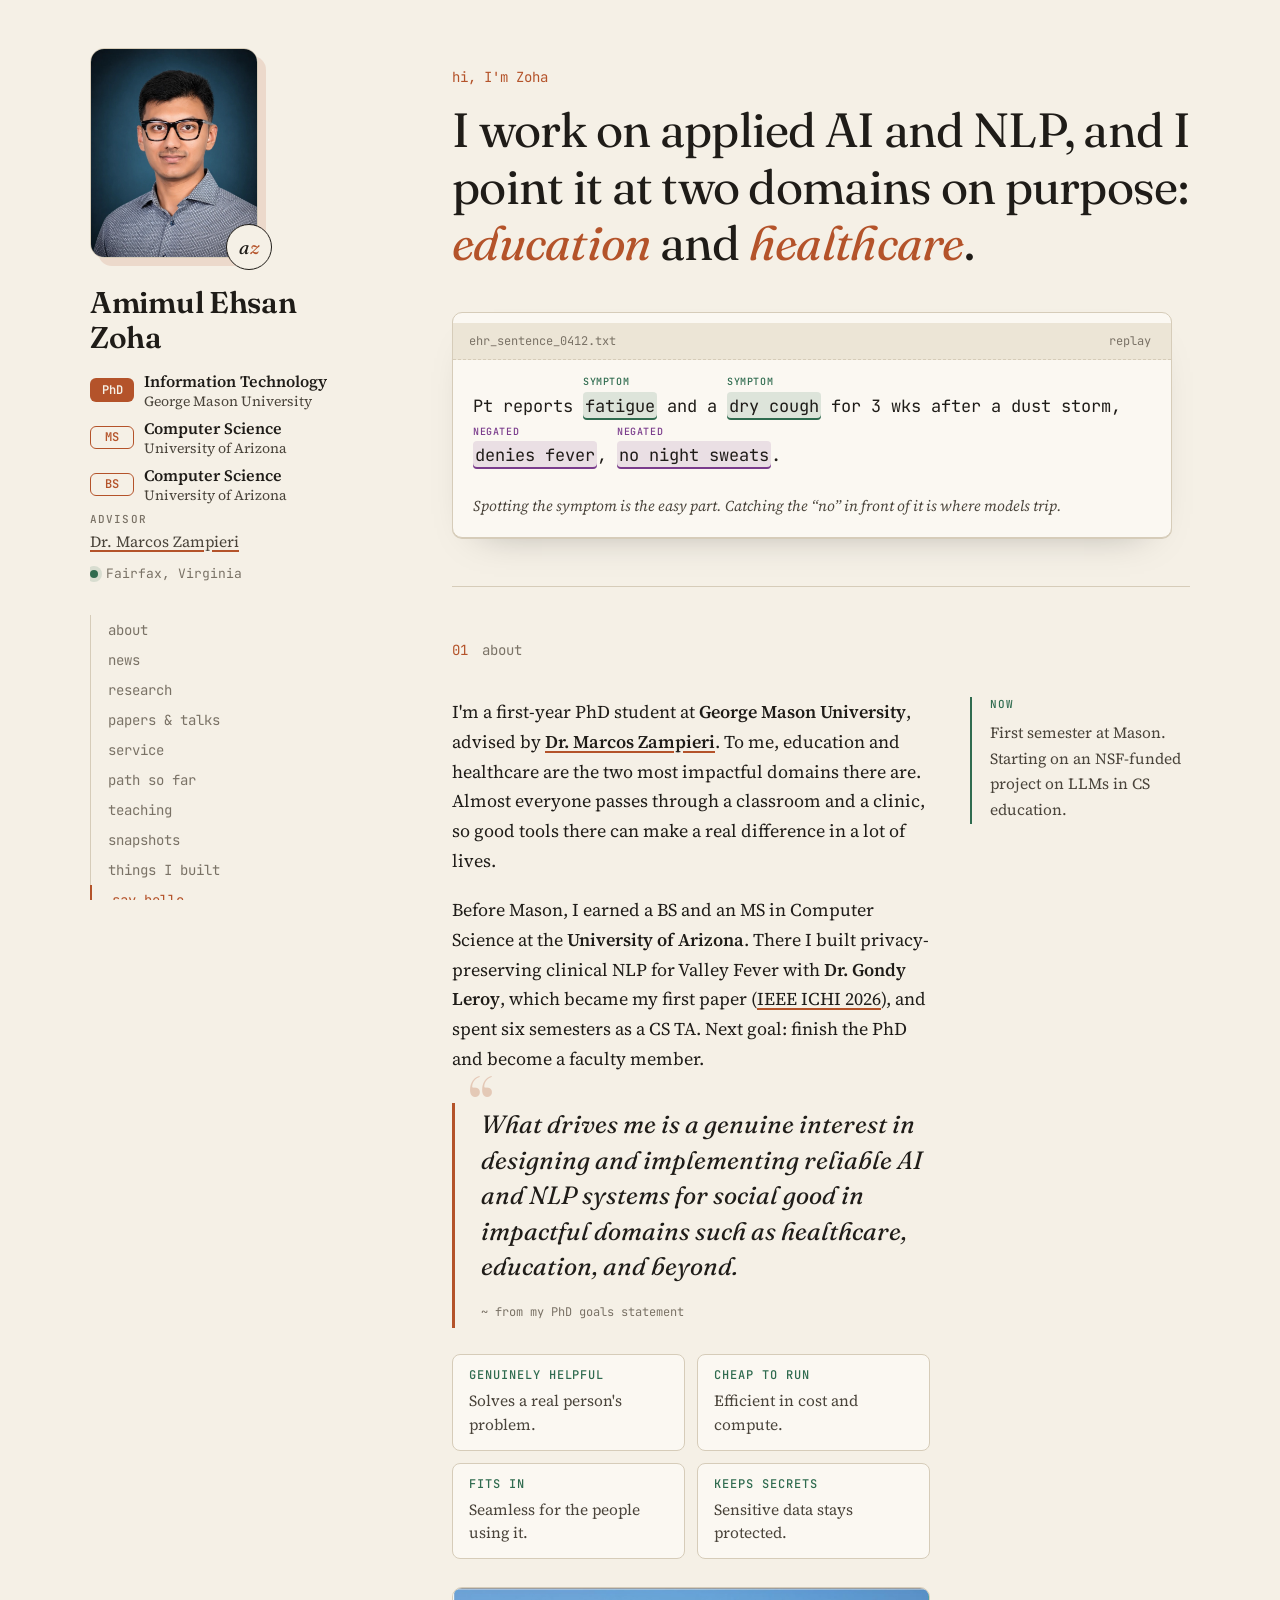
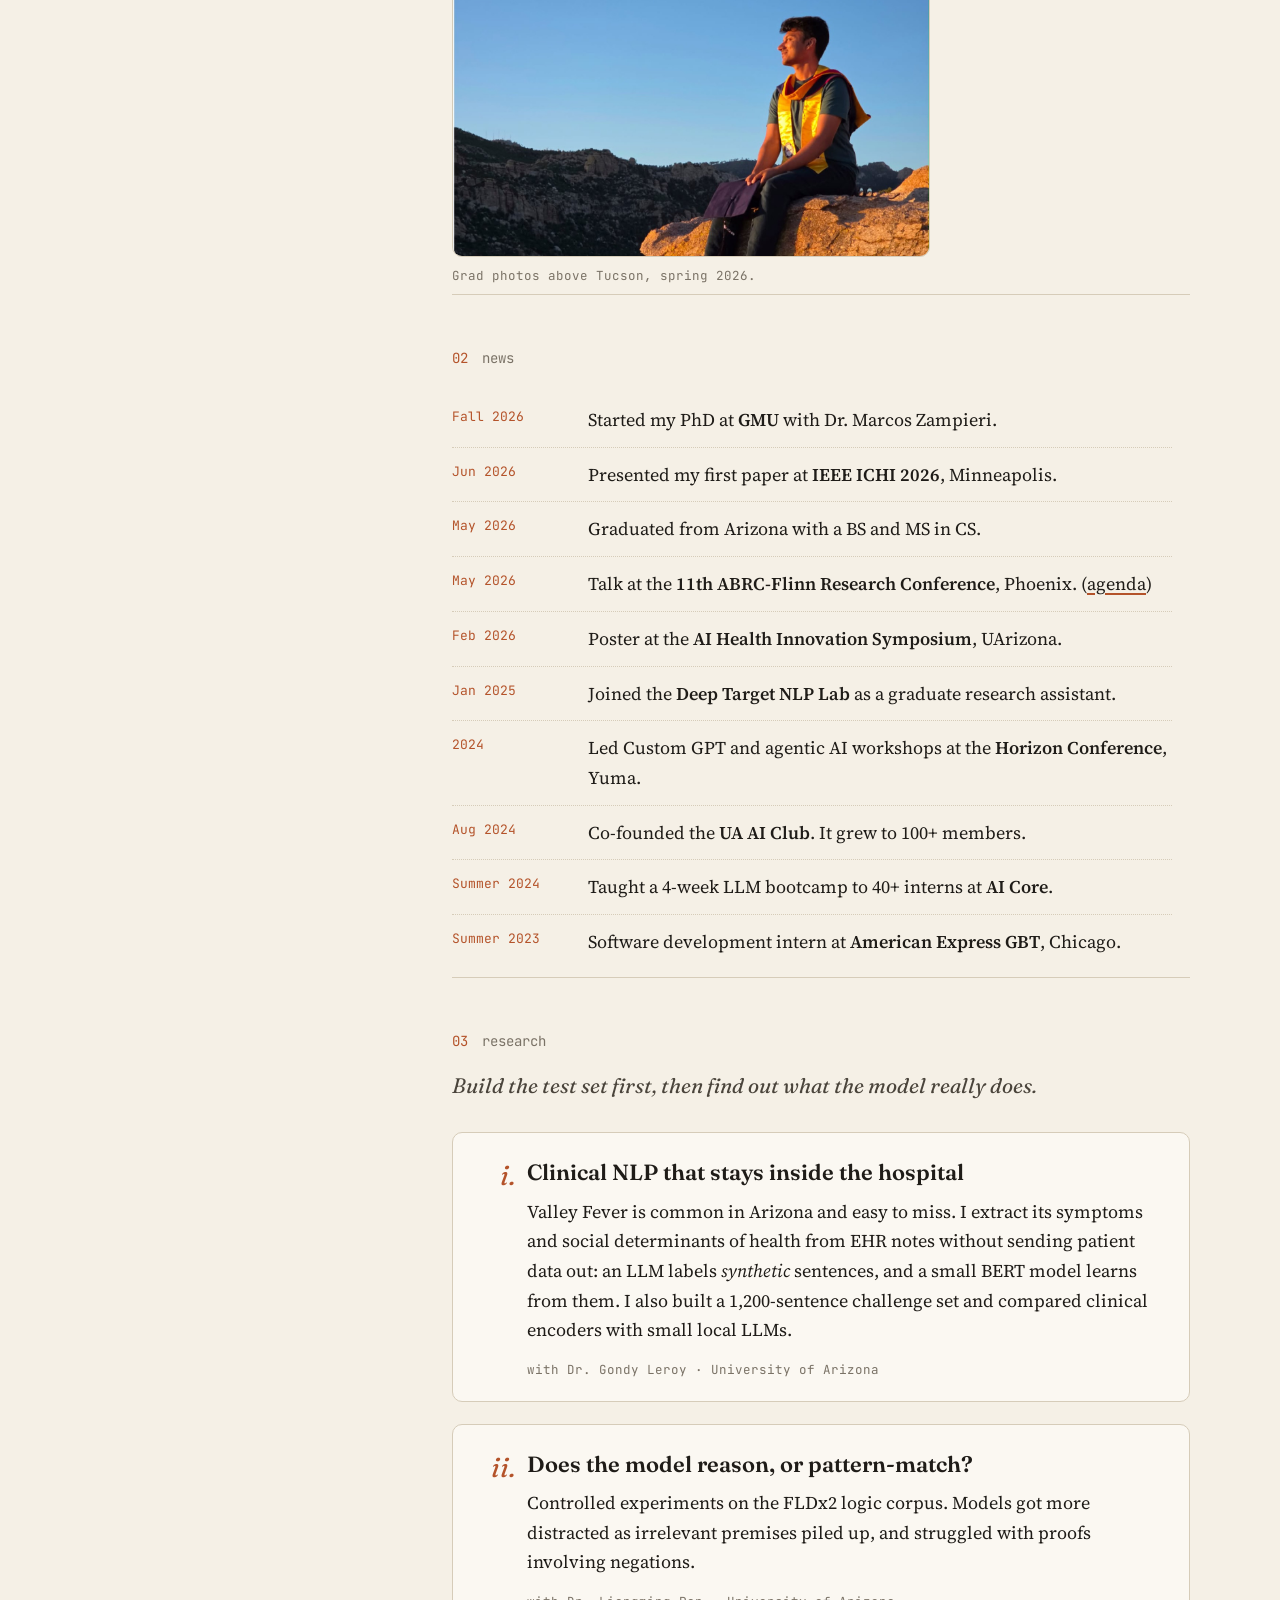
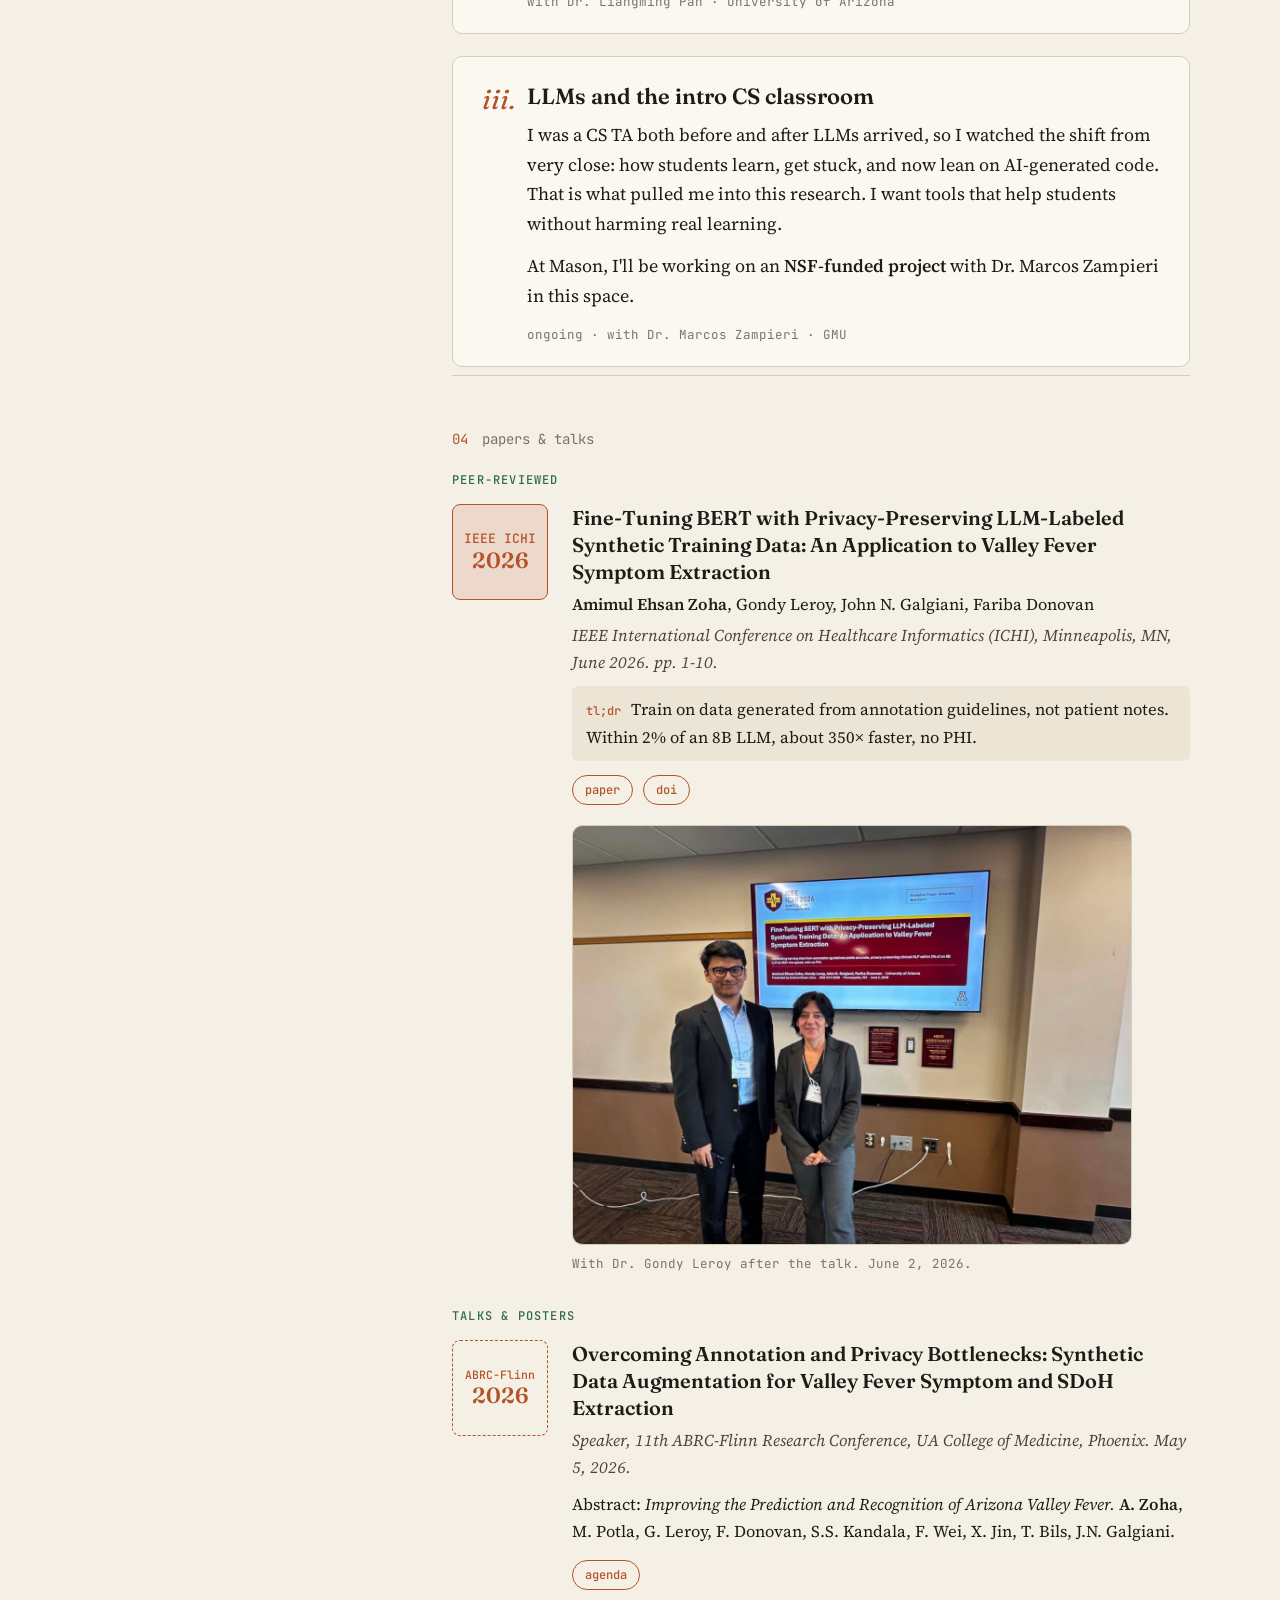
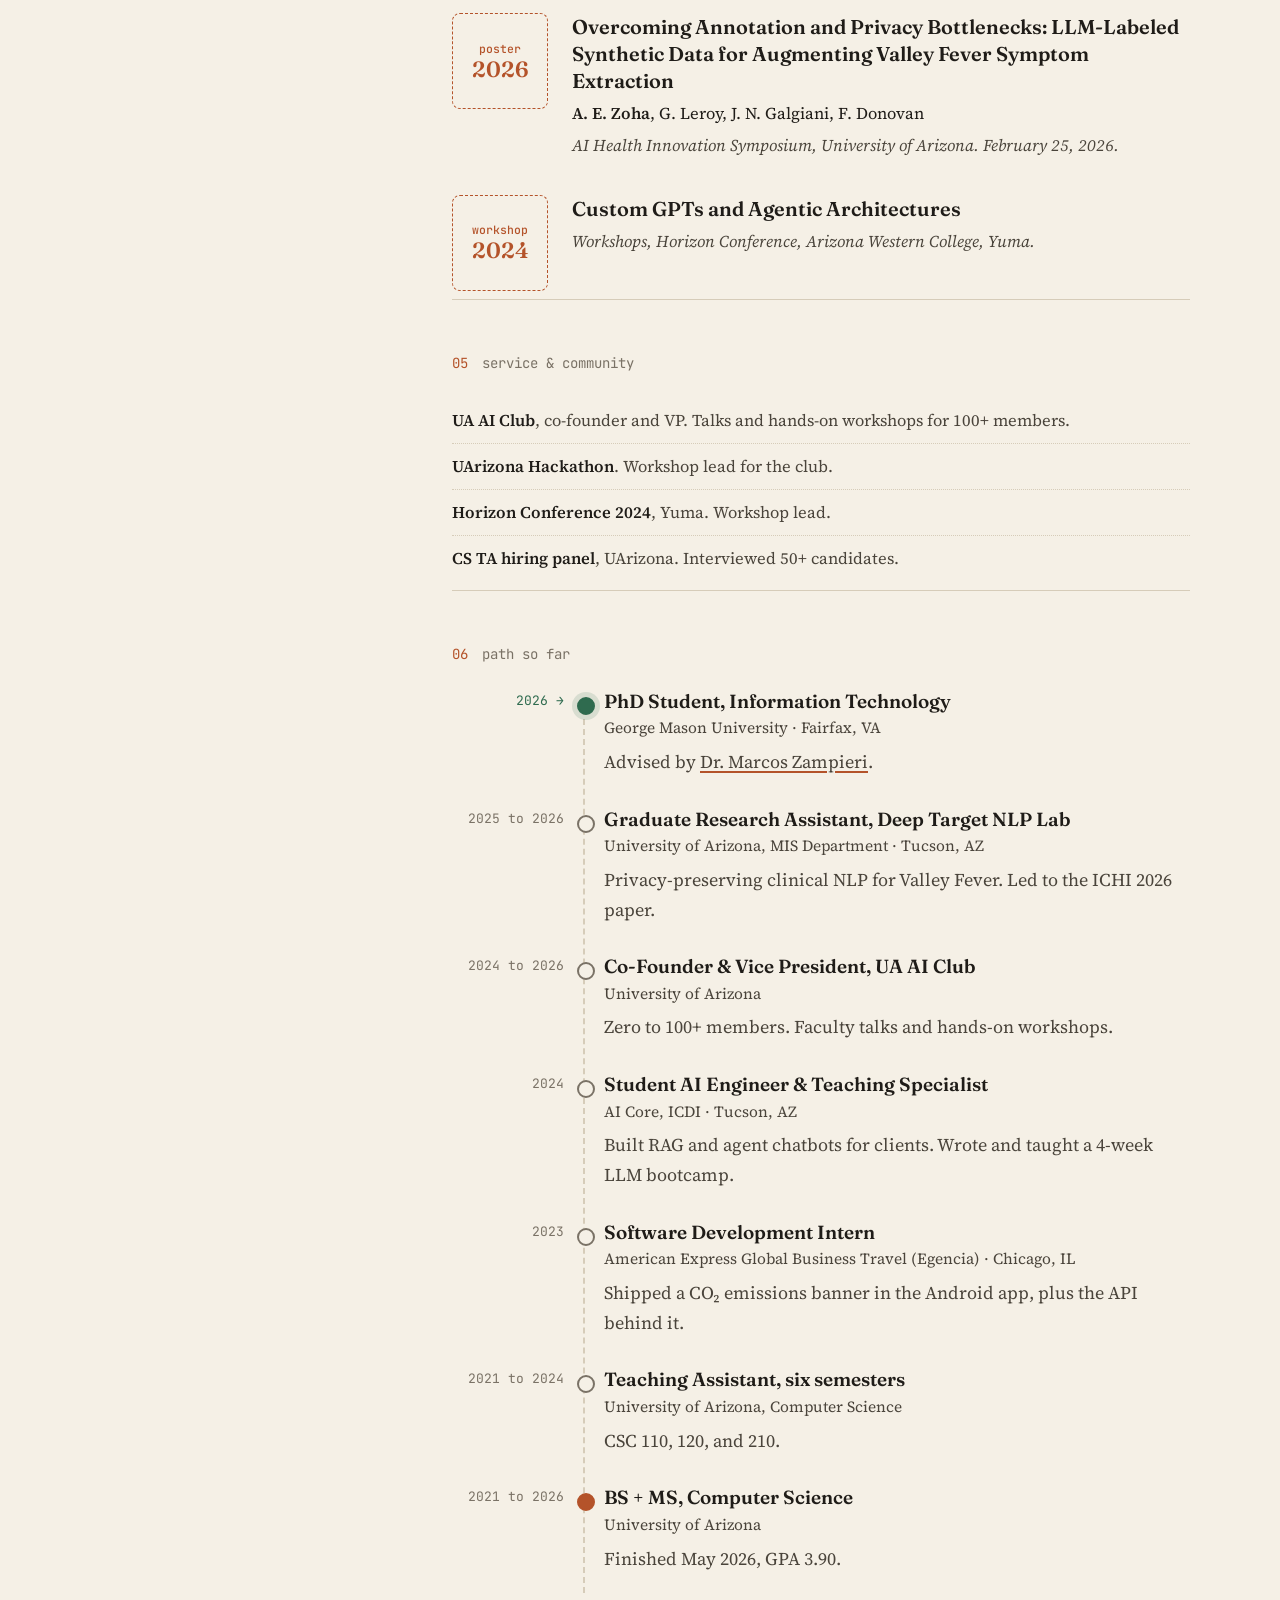
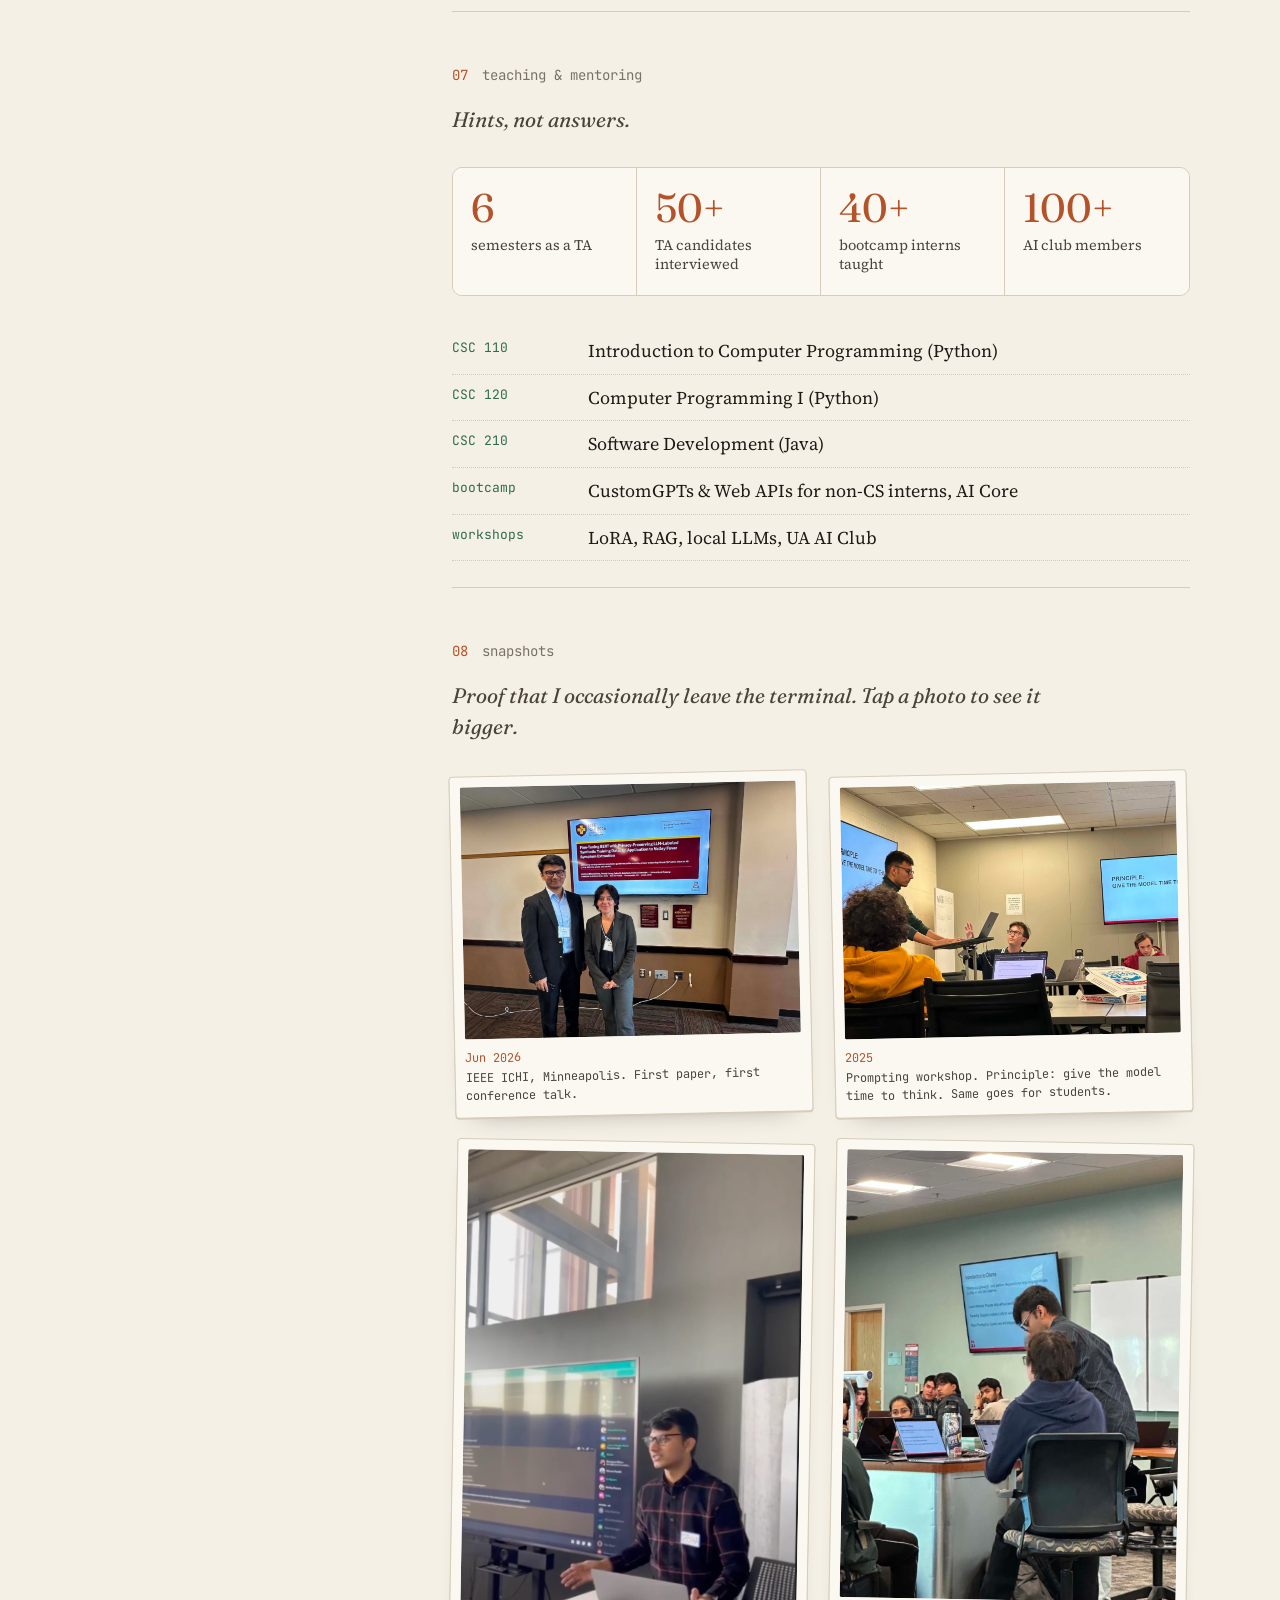
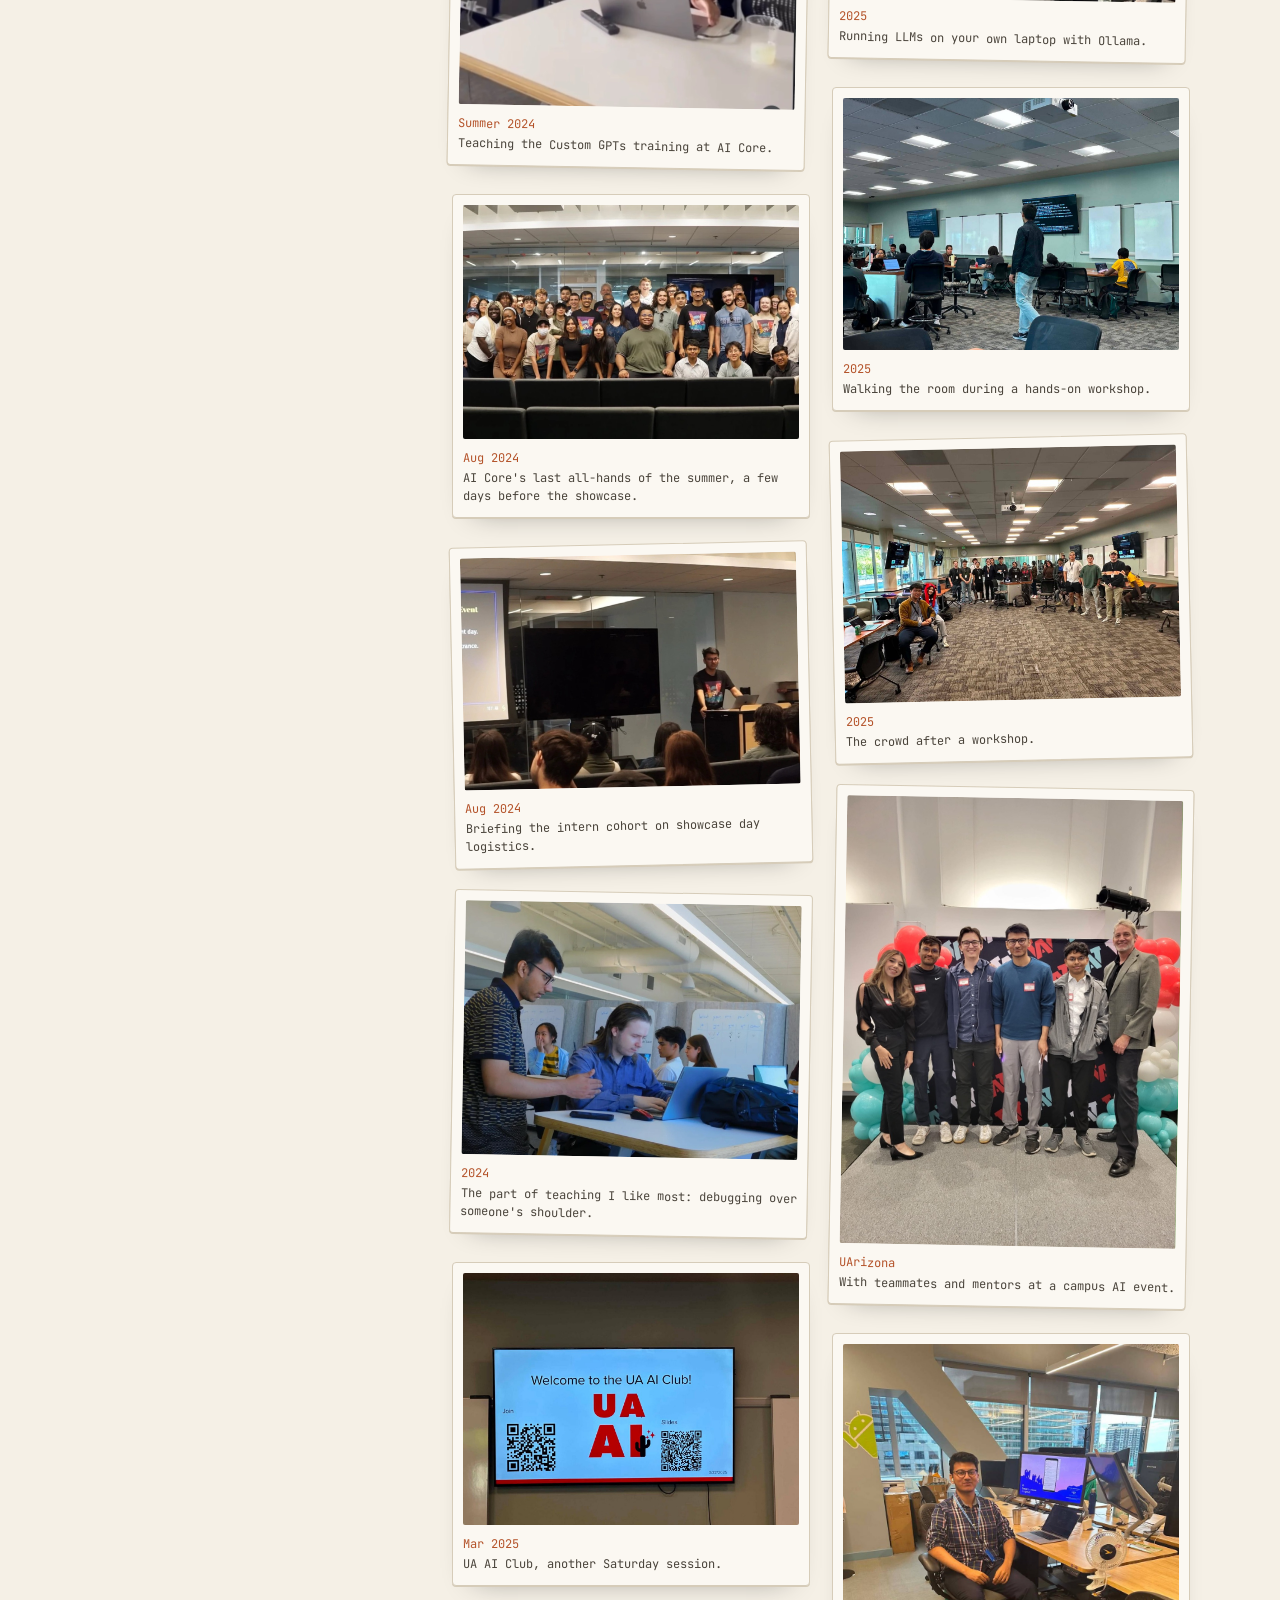
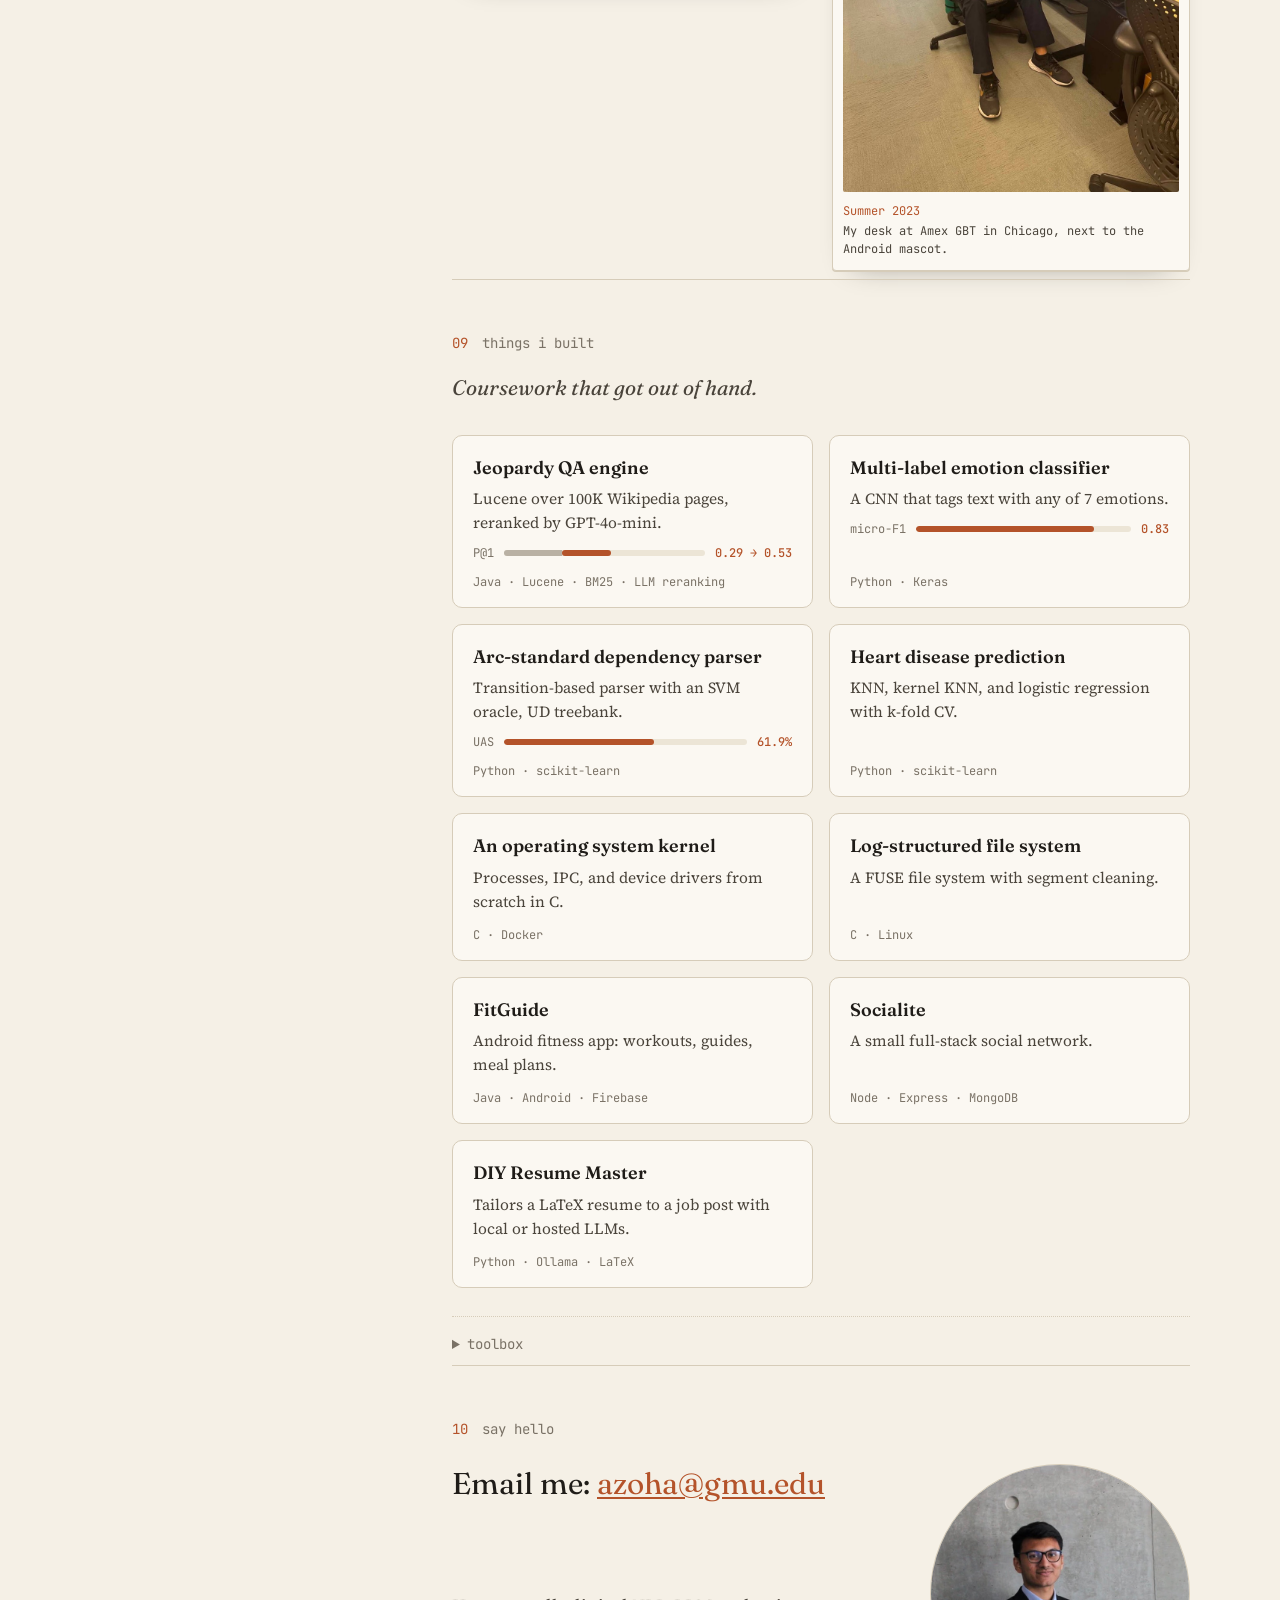
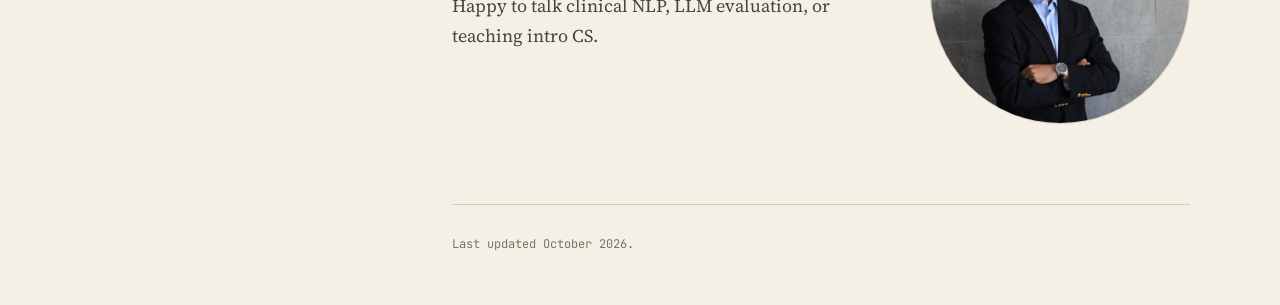
<file: index.html>
<!doctype html>
<html lang="en">
<head>
  <meta charset="utf-8">
  <meta name="viewport" content="width=device-width, initial-scale=1">
  <title>Amimul Ehsan Zoha</title>
  <meta name="description" content="Amimul Ehsan Zoha, PhD student in Information Technology at George Mason University. Applied NLP for healthcare, education, and language.">
  <meta name="author" content="Amimul Ehsan Zoha">
  <meta property="og:title" content="Amimul Ehsan Zoha">
  <meta property="og:description" content="PhD student at George Mason University working on applied NLP for healthcare, education, and language.">
  <meta property="og:type" content="website">
  <meta property="og:url" content="https://amimul1.github.io/">
  <link rel="icon" href="assets/favicon.svg" type="image/svg+xml">
  <link rel="preconnect" href="https://fonts.googleapis.com">
  <link rel="preconnect" href="https://fonts.gstatic.com" crossorigin>
  <link href="https://fonts.googleapis.com/css2?family=Fraunces:ital,opsz,wght@0,9..144,400;0,9..144,600;1,9..144,400&family=Source+Serif+4:ital,opsz,wght@0,8..60,400;0,8..60,600;1,8..60,400&family=JetBrains+Mono:wght@400;500&display=swap" rel="stylesheet">
  <link rel="stylesheet" href="assets/style.css">
  <script>
    try { var t = localStorage.getItem("theme"); if (t) document.documentElement.dataset.theme = t; } catch (e) {}
  </script>
</head>
<body>
<a class="skip" href="#main">Skip to content</a>

<div class="shell">

  <!-- ============ Sidebar ============ -->
  <aside class="side">
    <div class="side-inner">
      <a href="#top" class="portrait" aria-label="Back to top">
        <img src="assets/headshot.jpg" alt="Amimul Ehsan Zoha" width="640" height="799">
        <span class="mark" aria-hidden="true"><span>a</span><span>z</span></span>
      </a>
      <h1 class="name">Amimul Ehsan Zoha</h1>
      <ul class="degrees">
        <li><b>PhD</b><span>Information Technology<small>George Mason University</small></span></li>
        <li><b>MS</b><span>Computer Science<small>University of Arizona</small></span></li>
        <li><b>BS</b><span>Computer Science<small>University of Arizona</small></span></li>
      </ul>
      <p class="advisor"><span>advisor</span><a href="https://mzampieri.com/" target="_blank" rel="noopener">Dr. Marcos Zampieri</a></p>
      <p class="place"><span class="dot" aria-hidden="true"></span>Fairfax, Virginia</p>

      <nav class="toc" aria-label="Sections">
        <a href="#about">about</a>
        <a href="#news">news</a>
        <a href="#research">research</a>
        <a href="#papers">papers &amp; talks</a>
        <a href="#talks">service</a>
        <a href="#path">path so far</a>
        <a href="#teaching">teaching</a>
        <a href="#snapshots">snapshots</a>
        <a href="#projects">things I built</a>
        <a href="#contact">say hello</a>
      </nav>

      <ul class="links">
        <li><a href="mailto:azoha@gmu.edu">azoha@gmu.edu</a></li>
        <li><a href="https://github.com/amimul1" target="_blank" rel="noopener">GitHub</a></li>
        <li><a href="https://www.linkedin.com/in/amimul1" target="_blank" rel="noopener">LinkedIn</a></li>
        <li><a href="assets/Amimul_Zoha_CV.pdf" target="_blank" rel="noopener">CV (pdf)</a></li>
      </ul>

      <button class="theme" type="button" aria-label="Switch light or dark theme">
        <span class="theme-light">lights off</span><span class="theme-dark">lights on</span>
      </button>
    </div>
  </aside>

  <!-- ============ Main ============ -->
  <main id="main">
    <span id="top"></span>

    <!-- Hero -->
    <section class="hero">
      <p class="kicker">hi, I'm Zoha</p>
      <h2 class="hero-line">I work on applied AI and NLP, and I point it at two domains on purpose:
        <em>education</em> and <em>healthcare</em>.</h2>

      <figure class="note" aria-label="An example clinical sentence with symptoms and negations highlighted">
        <figcaption class="note-head">
          <span>ehr_sentence_0412.txt</span>
          <button class="replay" type="button" aria-label="Replay annotation">replay</button>
        </figcaption>
        <p class="note-body" id="note">
          Pt reports <span class="ann" data-label="symptom">fatigue</span> and a
          <span class="ann" data-label="symptom">dry cough</span> for 3 wks after a dust storm,
          <span class="ann neg" data-label="negated">denies fever</span>,
          <span class="ann neg" data-label="negated">no night sweats</span>.
        </p>
        <p class="note-foot">Spotting the symptom is the easy part. Catching the <q>no</q> in front of it is where models trip.</p>
      </figure>
    </section>

    <!-- About -->
    <section id="about" class="block">
      <h3 class="label"><span>01</span> about</h3>
      <div class="prose">
        <p>
          I'm a first-year PhD student at <strong>George Mason University</strong>, advised by
          <strong><a href="https://mzampieri.com/" target="_blank" rel="noopener">Dr. Marcos Zampieri</a></strong>. To me, education and healthcare are the two most impactful
          domains there are. Almost everyone passes through a classroom and a clinic, so good tools there
          can make a real difference in a lot of lives.
        </p>
        <p>
          Before Mason, I earned a BS and an MS in Computer Science at the <strong>University of Arizona</strong>.
          There I built privacy-preserving clinical NLP for Valley Fever with <strong>Dr. Gondy Leroy</strong>,
          which became my first paper (<a href="https://www.computer.org/csdl/proceedings-article/ichi/2026/642600a001/2iTi1JK2KfS" target="_blank" rel="noopener">IEEE ICHI 2026</a>),
          and spent six semesters as a CS TA. Next goal: finish the PhD and become a faculty member.
        </p>

        <blockquote class="pull">
          <p>What drives me is a genuine interest in designing and implementing reliable AI and NLP systems
            for social good in impactful domains such as healthcare, education, and beyond.</p>
          <cite>from my PhD goals statement</cite>
        </blockquote>

        <ul class="tenets">
          <li><b>genuinely helpful</b><span>Solves a real person's problem.</span></li>
          <li><b>cheap to run</b><span>Efficient in cost and compute.</span></li>
          <li><b>fits in</b><span>Seamless for the people using it.</span></li>
          <li><b>keeps secrets</b><span>Sensitive data stays protected.</span></li>
        </ul>
        <figure class="wide-photo">
          <img src="assets/photos/grad-catalinas.jpg" alt="Amimul in a graduation stole, sitting on a rock in the mountains above Tucson at sunset" loading="lazy" width="1400" height="788">
          <figcaption>Grad photos above Tucson, spring 2026.</figcaption>
        </figure>
      </div>

      <aside class="now">
        <p class="now-tag">now</p>
        <p>First semester at Mason. Starting on an NSF-funded project on LLMs in CS education.</p>
      </aside>
    </section>

    <!-- News -->
    <section id="news" class="block">
      <h3 class="label"><span>02</span> news</h3>
      <ol class="news">
        <li><time>Fall 2026</time><p>Started my PhD at <strong>GMU</strong> with Dr. Marcos Zampieri.</p></li>
        <li><time>Jun 2026</time><p>Presented my first paper at <strong>IEEE ICHI 2026</strong>, Minneapolis.</p></li>
        <li><time>May 2026</time><p>Graduated from Arizona with a BS and MS in CS.</p></li>
        <li><time>May 2026</time><p>Talk at the <strong>11th ABRC-Flinn Research Conference</strong>, Phoenix. (<a href="assets/abrc-flinn-2026-agenda.pdf" target="_blank" rel="noopener">agenda</a>)</p></li>
        <li><time>Feb 2026</time><p>Poster at the <strong>AI Health Innovation Symposium</strong>, UArizona.</p></li>
        <li><time>Jan 2025</time><p>Joined the <strong>Deep Target NLP Lab</strong> as a graduate research assistant.</p></li>
        <li><time>2024</time><p>Led Custom GPT and agentic AI workshops at the <strong>Horizon Conference</strong>, Yuma.</p></li>
        <li><time>Aug 2024</time><p>Co-founded the <strong>UA AI Club</strong>. It grew to 100+ members.</p></li>
        <li><time>Summer 2024</time><p>Taught a 4-week LLM bootcamp to 40+ interns at <strong>AI Core</strong>.</p></li>
        <li><time>Summer 2023</time><p>Software development intern at <strong>American Express GBT</strong>, Chicago.</p></li>
      </ol>
    </section>

    <!-- Research -->
    <section id="research" class="block">
      <h3 class="label"><span>03</span> research</h3>
      <p class="lede">Build the test set first, then find out what the model really does.</p>

      <div class="threads">
        <article class="thread">
          <p class="thread-n">i.</p>
          <h4>Clinical NLP that stays inside the hospital</h4>
          <p>Valley Fever is common in Arizona and easy to miss. I extract its symptoms and social determinants
            of health from EHR notes without sending patient data out: an LLM labels <em>synthetic</em> sentences,
            and a small BERT model learns from them. I also built a 1,200-sentence challenge set and compared
            clinical encoders with small local LLMs.</p>
          <p class="thread-meta">with Dr. Gondy Leroy &middot; University of Arizona</p>
        </article>

        <article class="thread">
          <p class="thread-n">ii.</p>
          <h4>Does the model reason, or pattern-match?</h4>
          <p>Controlled experiments on the FLDx2 logic corpus. Models got more distracted as irrelevant premises
            piled up, and struggled with proofs involving negations.</p>
          <p class="thread-meta">with Dr. Liangming Pan &middot; University of Arizona</p>
        </article>

        <article class="thread">
          <p class="thread-n">iii.</p>
          <h4>LLMs and the intro CS classroom</h4>
          <p>I was a CS TA both before and after LLMs arrived, so I watched the shift from very close: how
            students learn, get stuck, and now lean on AI-generated code. That is what pulled me into this research.
            I want tools that help students without harming real learning.</p>
          <p>At Mason, I'll be working on an <strong>NSF-funded project</strong> with Dr. Marcos Zampieri in this space.</p>
          <p class="thread-meta">ongoing &middot; with Dr. Marcos Zampieri &middot; GMU</p>
        </article>
      </div>
    </section>

    <!-- Papers -->
    <section id="papers" class="block">
      <h3 class="label"><span>04</span> papers &amp; talks</h3>

      <h4 class="mini">peer-reviewed</h4>
      <article class="paper">
        <div class="paper-venue"><span>IEEE ICHI</span><span>2026</span></div>
        <div>
          <h4><a href="https://www.computer.org/csdl/proceedings-article/ichi/2026/642600a001/2iTi1JK2KfS" target="_blank" rel="noopener">Fine-Tuning BERT with Privacy-Preserving LLM-Labeled Synthetic Training Data: An Application to Valley Fever Symptom Extraction</a></h4>
          <p class="paper-authors"><strong>Amimul Ehsan Zoha</strong>, Gondy Leroy, John N. Galgiani, Fariba Donovan</p>
          <p class="paper-sub">IEEE International Conference on Healthcare Informatics (ICHI), Minneapolis, MN, June 2026. pp. 1&#8209;10.</p>
          <p class="paper-tldr"><b>tl;dr</b> Train on data generated from annotation guidelines, not patient notes.
            Within 2% of an 8B LLM, about 350&times; faster, no PHI.</p>
          <p class="paper-links">
            <a href="https://www.computer.org/csdl/proceedings-article/ichi/2026/642600a001/2iTi1JK2KfS" target="_blank" rel="noopener">paper</a>
            <a href="https://doi.org/10.1109/ICHI69079.2026.00012" target="_blank" rel="noopener">doi</a>
          </p>
        </div>
      </article>
      <figure class="inline-photo">
        <img src="assets/photos/ichi-2026.jpg" alt="Amimul and Dr. Gondy Leroy standing in front of the title slide at IEEE ICHI 2026" loading="lazy" width="1200" height="900">
        <figcaption>With Dr. Gondy Leroy after the talk. June 2, 2026.</figcaption>
      </figure>

      <h4 class="mini">talks &amp; posters</h4>
      <article class="paper">
        <div class="paper-venue talk"><span>ABRC-Flinn</span><span>2026</span></div>
        <div>
          <h4>Overcoming Annotation and Privacy Bottlenecks: Synthetic Data Augmentation for Valley Fever Symptom and SDoH Extraction</h4>
          <p class="paper-sub">Speaker, 11th ABRC-Flinn Research Conference, UA College of Medicine, Phoenix. May 5, 2026.</p>
          <p class="paper-authors">Abstract: <em>Improving the Prediction and Recognition of Arizona Valley Fever.</em>
            <strong>A. Zoha</strong>, M. Potla, G. Leroy, F. Donovan, S.S. Kandala, F. Wei, X. Jin, T. Bils, J.N. Galgiani.</p>
          <p class="paper-links"><a href="assets/abrc-flinn-2026-agenda.pdf" target="_blank" rel="noopener">agenda</a></p>
        </div>
      </article>
      <article class="paper">
        <div class="paper-venue talk"><span>poster</span><span>2026</span></div>
        <div>
          <h4>Overcoming Annotation and Privacy Bottlenecks: LLM-Labeled Synthetic Data for Augmenting Valley Fever Symptom Extraction</h4>
          <p class="paper-authors"><strong>A. E. Zoha</strong>, G. Leroy, J. N. Galgiani, F. Donovan</p>
          <p class="paper-sub">AI Health Innovation Symposium, University of Arizona. February 25, 2026.</p>
        </div>
      </article>
      <article class="paper">
        <div class="paper-venue talk"><span>workshop</span><span>2024</span></div>
        <div>
          <h4>Custom GPTs and Agentic Architectures</h4>
          <p class="paper-sub">Workshops, Horizon Conference, Arizona Western College, Yuma.</p>
        </div>
      </article>
    </section>

    <!-- Service -->
    <section id="talks" class="block">
      <h3 class="label"><span>05</span> service &amp; community</h3>
      <ul class="plain service">
        <li><b>UA AI Club</b>, co-founder and VP. Talks and hands-on workshops for 100+ members.</li>
        <li><b>UArizona Hackathon</b>. Workshop lead for the club.</li>
        <li><b>Horizon Conference 2024</b>, Yuma. Workshop lead.</li>
        <li><b>CS TA hiring panel</b>, UArizona. Interviewed 50+ candidates.</li>
      </ul>
    </section>

    <!-- Path -->
    <section id="path" class="block">
      <h3 class="label"><span>06</span> path so far</h3>

      <ol class="path">
        <li class="stop now-stop">
          <div class="when">2026 &rarr;</div>
          <div class="what">
            <h4>PhD Student, Information Technology</h4>
            <p class="where">George Mason University &middot; Fairfax, VA</p>
            <p>Advised by <a href="https://mzampieri.com/" target="_blank" rel="noopener">Dr. Marcos Zampieri</a>.</p>
          </div>
        </li>
        <li class="stop">
          <div class="when">2025 to 2026</div>
          <div class="what">
            <h4>Graduate Research Assistant, Deep Target NLP Lab</h4>
            <p class="where">University of Arizona, MIS Department &middot; Tucson, AZ</p>
            <p>Privacy-preserving clinical NLP for Valley Fever. Led to the ICHI 2026 paper.</p>
          </div>
        </li>
        <li class="stop">
          <div class="when">2024 to 2026</div>
          <div class="what">
            <h4>Co-Founder &amp; Vice President, UA AI Club</h4>
            <p class="where">University of Arizona</p>
            <p>Zero to 100+ members. Faculty talks and hands-on workshops.</p>
          </div>
        </li>
        <li class="stop">
          <div class="when">2024</div>
          <div class="what">
            <h4>Student AI Engineer &amp; Teaching Specialist</h4>
            <p class="where">AI Core, ICDI &middot; Tucson, AZ</p>
            <p>Built RAG and agent chatbots for clients. Wrote and taught a 4-week LLM bootcamp.</p>
          </div>
        </li>
        <li class="stop">
          <div class="when">2023</div>
          <div class="what">
            <h4>Software Development Intern</h4>
            <p class="where">American Express Global Business Travel (Egencia) &middot; Chicago, IL</p>
            <p>Shipped a CO&#8322; emissions banner in the Android app, plus the API behind it.</p>
          </div>
        </li>
        <li class="stop">
          <div class="when">2021 to 2024</div>
          <div class="what">
            <h4>Teaching Assistant, six semesters</h4>
            <p class="where">University of Arizona, Computer Science</p>
            <p>CSC 110, 120, and 210.</p>
          </div>
        </li>
        <li class="stop start-stop">
          <div class="when">2021 to 2026</div>
          <div class="what">
            <h4>BS + MS, Computer Science</h4>
            <p class="where">University of Arizona</p>
            <p>Finished May 2026, GPA 3.90.</p>
          </div>
        </li>
      </ol>
    </section>

    <!-- Teaching -->
    <section id="teaching" class="block">
      <h3 class="label"><span>07</span> teaching &amp; mentoring</h3>
      <p class="lede">Hints, not answers.</p>

      <div class="tally">
        <div><b>6</b><span>semesters as a TA</span></div>
        <div><b>50+</b><span>TA candidates interviewed</span></div>
        <div><b>40+</b><span>bootcamp interns taught</span></div>
        <div><b>100+</b><span>AI club members</span></div>
      </div>

      <ul class="courses">
        <li><span class="code">CSC 110</span> Introduction to Computer Programming (Python)</li>
        <li><span class="code">CSC 120</span> Computer Programming I (Python)</li>
        <li><span class="code">CSC 210</span> Software Development (Java)</li>
        <li><span class="code">bootcamp</span> CustomGPTs &amp; Web APIs for non-CS interns, AI Core</li>
        <li><span class="code">workshops</span> LoRA, RAG, local LLMs, UA AI Club</li>
      </ul>
    </section>

    <!-- Snapshots -->
    <section id="snapshots" class="block">
      <h3 class="label"><span>08</span> snapshots</h3>
      <p class="lede">Proof that I occasionally leave the terminal. Tap a photo to see it bigger.</p>
      <div class="wall">
        <figure class="snap tilt-l"><button type="button" aria-label="View larger: Amimul and Dr. Gondy Leroy at IEEE ICHI 2026"><img src="assets/photos/ichi-2026.jpg" alt="Amimul and Dr. Gondy Leroy at IEEE ICHI 2026" loading="lazy" width="1200" height="900"></button>
          <figcaption><time>Jun 2026</time> IEEE ICHI, Minneapolis. First paper, first conference talk.</figcaption></figure>
        <figure class="snap tilt-r"><button type="button" aria-label="View larger: Amimul teaching in front of a large screen at AI Core"><img src="assets/photos/aicore-customgpt-training.jpg" alt="Amimul teaching in front of a large screen at AI Core" loading="lazy" width="727" height="1200"></button>
          <figcaption><time>Summer 2024</time> Teaching the Custom GPTs training at AI Core.</figcaption></figure>
        <figure class="snap "><button type="button" aria-label="View larger: Group photo of AI Core staff and summer interns"><img src="assets/photos/aicore-allhands-group.jpg" alt="Group photo of AI Core staff and summer interns" loading="lazy" width="1200" height="835"></button>
          <figcaption><time>Aug 2024</time> AI Core's last all-hands of the summer, a few days before the showcase.</figcaption></figure>
        <figure class="snap tilt-l"><button type="button" aria-label="View larger: Amimul at a podium briefing interns about the showcase event"><img src="assets/photos/aicore-allhands-talk.jpg" alt="Amimul at a podium briefing interns about the showcase event" loading="lazy" width="1200" height="830"></button>
          <figcaption><time>Aug 2024</time> Briefing the intern cohort on showcase day logistics.</figcaption></figure>
        <figure class="snap tilt-r"><button type="button" aria-label="View larger: Amimul helping a student at a laptop"><img src="assets/photos/aicore-helping-intern.jpg" alt="Amimul helping a student at a laptop" loading="lazy" width="1200" height="908"></button>
          <figcaption><time>2024</time> The part of teaching I like most: debugging over someone's shoulder.</figcaption></figure>
        <figure class="snap "><button type="button" aria-label="View larger: Welcome to the UA AI Club slide on a TV"><img src="assets/photos/aiclub-welcome.jpg" alt="Welcome to the UA AI Club slide on a TV" loading="lazy" width="1200" height="900"></button>
          <figcaption><time>Mar 2025</time> UA AI Club, another Saturday session.</figcaption></figure>
        <figure class="snap tilt-l"><button type="button" aria-label="View larger: Amimul presenting a prompt engineering slide that reads give the model time to think"><img src="assets/photos/aiclub-prompting-workshop.jpg" alt="Amimul presenting a prompt engineering slide that reads give the model time to think" loading="lazy" width="1200" height="900"></button>
          <figcaption><time>2025</time> Prompting workshop. Principle: give the model time to think. Same goes for students.</figcaption></figure>
        <figure class="snap tilt-r"><button type="button" aria-label="View larger: Amimul helping students during an Introduction to Ollama workshop"><img src="assets/photos/ollama-workshop.jpg" alt="Amimul helping students during an Introduction to Ollama workshop" loading="lazy" width="900" height="1200"></button>
          <figcaption><time>2025</time> Running LLMs on your own laptop with Ollama.</figcaption></figure>
        <figure class="snap "><button type="button" aria-label="View larger: Amimul walking between tables during a workshop"><img src="assets/photos/workshop-floor.jpg" alt="Amimul walking between tables during a workshop" loading="lazy" width="1200" height="900"></button>
          <figcaption><time>2025</time> Walking the room during a hands-on workshop.</figcaption></figure>
        <figure class="snap tilt-l"><button type="button" aria-label="View larger: A room of students posing after a workshop"><img src="assets/photos/workshop-crowd.jpg" alt="A room of students posing after a workshop" loading="lazy" width="1200" height="900"></button>
          <figcaption><time>2025</time> The crowd after a workshop.</figcaption></figure>
        <figure class="snap tilt-r"><button type="button" aria-label="View larger: Amimul with five others in front of an AI event backdrop with balloons"><img src="assets/photos/ai-event-group.jpg" alt="Amimul with five others in front of an AI event backdrop with balloons" loading="lazy" width="900" height="1200"></button>
          <figcaption><time>UArizona</time> With teammates and mentors at a campus AI event.</figcaption></figure>
        <figure class="snap "><button type="button" aria-label="View larger: Amimul sitting at a desk in the American Express GBT office in Chicago"><img src="assets/photos/amex-gbt-desk.jpg" alt="Amimul sitting at a desk in the American Express GBT office in Chicago" loading="lazy" width="900" height="1200"></button>
          <figcaption><time>Summer 2023</time> My desk at Amex GBT in Chicago, next to the Android mascot.</figcaption></figure>
      </div>
    </section>

    <!-- Projects -->
    <section id="projects" class="block">
      <h3 class="label"><span>09</span> things I built</h3>
      <p class="lede">Coursework that got out of hand.</p>

      <div class="projects">
        <article class="proj">
          <h4>Jeopardy QA engine</h4>
          <p>Lucene over 100K Wikipedia pages, reranked by GPT-4o-mini.</p>
          <div class="metric" style="--from:.29;--to:.53"><span class="metric-k">P@1</span><span class="bar"><i></i></span><span class="metric-v">0.29 &rarr; 0.53</span></div>
          <p class="stack">Java &middot; Lucene &middot; BM25 &middot; LLM reranking</p>
        </article>
        <article class="proj">
          <h4>Multi-label emotion classifier</h4>
          <p>A CNN that tags text with any of 7 emotions.</p>
          <div class="metric" style="--from:0;--to:.83"><span class="metric-k">micro-F1</span><span class="bar"><i></i></span><span class="metric-v">0.83</span></div>
          <p class="stack">Python &middot; Keras</p>
        </article>
        <article class="proj">
          <h4>Arc-standard dependency parser</h4>
          <p>Transition-based parser with an SVM oracle, UD treebank.</p>
          <div class="metric" style="--from:0;--to:.619"><span class="metric-k">UAS</span><span class="bar"><i></i></span><span class="metric-v">61.9%</span></div>
          <p class="stack">Python &middot; scikit-learn</p>
        </article>
        <article class="proj">
          <h4>Heart disease prediction</h4>
          <p>KNN, kernel KNN, and logistic regression with k-fold CV.</p>
          <p class="stack">Python &middot; scikit-learn</p>
        </article>
        <article class="proj">
          <h4>An operating system kernel</h4>
          <p>Processes, IPC, and device drivers from scratch in C.</p>
          <p class="stack">C &middot; Docker</p>
        </article>
        <article class="proj">
          <h4>Log-structured file system</h4>
          <p>A FUSE file system with segment cleaning.</p>
          <p class="stack">C &middot; Linux</p>
        </article>
        <article class="proj">
          <h4>FitGuide</h4>
          <p>Android fitness app: workouts, guides, meal plans.</p>
          <p class="stack">Java &middot; Android &middot; Firebase</p>
        </article>
        <article class="proj">
          <h4>Socialite</h4>
          <p>A small full-stack social network.</p>
          <p class="stack">Node &middot; Express &middot; MongoDB</p>
        </article>
        <article class="proj">
          <h4>DIY Resume Master</h4>
          <p>Tailors a LaTeX resume to a job post with local or hosted LLMs.</p>
          <p class="stack">Python &middot; Ollama &middot; LaTeX</p>
        </article>
      </div>

      <details class="toolbox">
        <summary>toolbox</summary>
        <p><b>Languages</b> Python, Java, C, Kotlin, JavaScript, SQL, HTML/CSS</p>
        <p><b>ML &amp; NLP</b> PyTorch, Hugging Face Transformers, PEFT/LoRA, Unsloth, LLaMA-Factory, quantization, spaCy, MedSpaCy, NLTK, scikit-learn, Lucene, LangChain, Weights &amp; Biases</p>
        <p><b>Everything else</b> Slurm/HPC, Docker, Linux, Git, AWS, Android Studio, Jetpack Compose, Express, MongoDB, React, Figma</p>
      </details>
    </section>

    <!-- Contact -->
    <section id="contact" class="block contact">
      <h3 class="label"><span>10</span> say hello</h3>
      <img class="contact-photo" src="assets/photos/portrait-concrete.jpg" alt="Amimul in a blazer, arms crossed, in front of a concrete wall" loading="lazy" width="1000" height="661">
      <p class="big">Email me: <a href="mailto:azoha@gmu.edu">azoha@gmu.edu</a></p>
      <p class="prose-sm">Happy to talk clinical NLP, LLM evaluation, or teaching intro CS.</p>
    </section>

    <footer class="foot">
      <p>Last updated October 2026.</p>
    </footer>
  </main>
</div>

<dialog class="lightbox" aria-label="Photo viewer">
  <form method="dialog"><button class="lb-close" aria-label="Close photo">close &times;</button></form>
  <img alt="">
  <p class="lb-cap"></p>
</dialog>

<script src="assets/main.js"></script>
</body>
</html>
</file>
<file: assets/style.css>
/* Palette: paper and ink by day, night desert by night.
   Accent is Arizona clay; "now" marker is Mason green. */
:root {
  --paper: #f5f0e6;
  --paper-2: #ece5d6;
  --ink: #1f1c18;
  --ink-2: #4a443b;
  --ink-3: #7a7266;
  --rule: #d6ccb9;
  --clay: #b4532a;
  --clay-soft: rgba(180, 83, 42, .14);
  --sage: #2f6b4f;
  --sage-soft: rgba(47, 107, 79, .14);
  --neg: #7a3c8c;
  --neg-soft: rgba(122, 60, 140, .13);
  --card: #fbf8f2;

  --serif: "Source Serif 4", Georgia, serif;
  --display: "Fraunces", Georgia, serif;
  --mono: "JetBrains Mono", ui-monospace, Menlo, monospace;
  color-scheme: light;
}

@media (prefers-color-scheme: dark) {
  :root:not([data-theme="light"]) {
    --paper: #15171c; --paper-2: #1c1f26; --ink: #ece6da; --ink-2: #c4bcae; --ink-3: #8b8477;
    --rule: #2e323b; --clay: #e08a5f; --clay-soft: rgba(224, 138, 95, .16);
    --sage: #7fc4a0; --sage-soft: rgba(127, 196, 160, .14); --neg: #c79ad6; --neg-soft: rgba(199, 154, 214, .15);
    --card: #1a1d23; color-scheme: dark;
  }
}
:root[data-theme="dark"] {
  --paper: #15171c; --paper-2: #1c1f26; --ink: #ece6da; --ink-2: #c4bcae; --ink-3: #8b8477;
  --rule: #2e323b; --clay: #e08a5f; --clay-soft: rgba(224, 138, 95, .16);
  --sage: #7fc4a0; --sage-soft: rgba(127, 196, 160, .14); --neg: #c79ad6; --neg-soft: rgba(199, 154, 214, .15);
  --card: #1a1d23; color-scheme: dark;
}

* { box-sizing: border-box; }
html { scroll-behavior: smooth; -webkit-text-size-adjust: 100%; }
@media (prefers-reduced-motion: reduce) { html { scroll-behavior: auto; } }

body {
  margin: 0;
  background: var(--paper);
  color: var(--ink);
  font: 400 18px/1.65 var(--serif);
  font-optical-sizing: auto;
  -webkit-font-smoothing: antialiased;
}

a { color: inherit; text-decoration-color: var(--clay); text-decoration-thickness: 1.5px; text-underline-offset: 3px; }
a:hover { color: var(--clay); }
:focus-visible { outline: 2px solid var(--clay); outline-offset: 3px; border-radius: 3px; }
strong { font-weight: 600; }
q { quotes: "\201C" "\201D"; }

.skip { position: absolute; left: -999px; top: 8px; background: var(--ink); color: var(--paper); padding: 6px 12px; z-index: 10; }
.skip:focus { left: 8px; }

/* ---------- Layout ---------- */
.shell {
  max-width: 1180px;
  margin: 0 auto;
  display: grid;
  grid-template-columns: 290px minmax(0, 1fr);
  gap: 72px;
  padding: 0 40px;
}

.side { position: relative; }
.side-inner {
  position: sticky; top: 0;
  padding: 48px 16px 32px 0;
  min-height: 100vh; max-height: 100vh; overflow-y: auto; scrollbar-width: none;
  display: flex; flex-direction: column;
}

.portrait {
  position: relative; display: block; width: 168px; margin-bottom: 28px;
  text-decoration: none;
}
.portrait img {
  display: block; width: 100%; height: auto; aspect-ratio: 4 / 5; object-fit: cover;
  border-radius: 14px; border: 1px solid var(--rule);
  box-shadow: 8px 8px 0 var(--clay-soft);
  transition: transform .4s ease, box-shadow .4s ease;
}
.portrait:hover img { transform: translate(-2px, -2px); box-shadow: 12px 12px 0 var(--clay-soft); }
.mark {
  position: absolute; right: -14px; bottom: -12px;
  display: inline-flex; width: 46px; height: 46px;
  border: 1.5px solid var(--ink); border-radius: 50%; background: var(--paper);
  align-items: center; justify-content: center;
  font: italic 400 19px/1 var(--display); color: var(--ink);
  transition: transform .4s ease;
}
.mark span:last-child { color: var(--clay); margin-left: 1px; }
.portrait:hover .mark { transform: rotate(-14deg); }

.name {
  font: 600 30px/1.15 var(--display);
  letter-spacing: -.01em;
  margin: 0 0 10px;
}
.role { margin: 0; color: var(--ink-2); font-size: 16px; line-height: 1.5; }
.degrees { list-style: none; margin: 6px 0 0; padding: 0; display: grid; gap: 8px; }
.degrees li { display: grid; grid-template-columns: 44px 1fr; gap: 10px; align-items: center; }
.degrees b {
  font: 600 12px/1 var(--mono); text-align: center; padding: 6px 0; border-radius: 6px;
  color: var(--paper); background: var(--clay);
}
.degrees li:not(:first-child) b { background: transparent; color: var(--clay); border: 1.5px solid var(--clay); padding: 4.5px 0; }
.degrees span { font-size: 16px; line-height: 1.3; color: var(--ink); font-weight: 600; }
.degrees span small { display: block; font-size: 14px; font-weight: 400; color: var(--ink-2); }
.advisor { margin: 10px 0 0; font-size: 15.5px; color: var(--ink-2); }
.advisor span { display: block; font: 500 11px/1 var(--mono); text-transform: uppercase; letter-spacing: .1em; color: var(--ink-3); margin-bottom: 4px; }
.place { margin: 10px 0 0; font: 400 13px/1.4 var(--mono); color: var(--ink-3); display: flex; align-items: center; gap: 8px; }
.dot { width: 8px; height: 8px; border-radius: 50%; background: var(--sage); box-shadow: 0 0 0 4px var(--sage-soft); animation: pulse 2.6s ease-in-out infinite; }
@keyframes pulse { 50% { box-shadow: 0 0 0 7px transparent; } }

.toc { display: flex; flex-direction: column; margin: 32px 0 28px; border-left: 1px solid var(--rule); }
.toc a {
  font: 400 14px/1 var(--mono); color: var(--ink-3); text-decoration: none;
  padding: 8px 0 8px 16px; margin-left: -1px; border-left: 2px solid transparent;
  transition: color .2s, border-color .2s, padding .2s;
}
.toc a:hover { color: var(--ink); }
.toc a.on { color: var(--clay); border-left-color: var(--clay); padding-left: 20px; }

.links { list-style: none; padding: 0; margin: 0 0 24px; font-size: 16px; }
.links li { margin: 4px 0; }

.theme {
  margin-top: auto; align-self: flex-start;
  background: none; border: 1px solid var(--rule); color: var(--ink-3);
  font: 400 12px/1 var(--mono); padding: 8px 12px; border-radius: 999px; cursor: pointer;
}
.theme:hover { color: var(--ink); border-color: var(--ink-3); }
.theme-dark { display: none; }
:root[data-theme="dark"] .theme-light { display: none; }
:root[data-theme="dark"] .theme-dark { display: inline; }
@media (prefers-color-scheme: dark) {
  :root:not([data-theme="light"]) .theme-light { display: none; }
  :root:not([data-theme="light"]) .theme-dark { display: inline; }
}

main { padding: 64px 0 40px; min-width: 0; }

/* ---------- Hero ---------- */
.hero { padding-bottom: 48px; }
.kicker { font: 400 14px/1 var(--mono); color: var(--clay); margin: 6px 0 18px; }
.hero-line {
  font: 400 clamp(30px, 4vw, 48px)/1.18 var(--display);
  letter-spacing: -.015em;
  margin: 0 0 40px; max-width: 22ch;
  max-width: 760px;
}
.hero-line em { font-style: italic; color: var(--clay); }

.note {
  margin: 0; background: var(--card); border: 1px solid var(--rule); border-radius: 10px;
  box-shadow: 0 1px 0 var(--rule), 0 18px 40px -28px rgba(0,0,0,.35);
  max-width: 720px; overflow: hidden;
}
.note-head {
  display: flex; justify-content: space-between; align-items: center;
  font: 400 12px/1 var(--mono); color: var(--ink-3);
  padding: 10px 16px; border-bottom: 1px dashed var(--rule); background: var(--paper-2);
}
.replay { background: none; border: 0; color: var(--ink-3); font: inherit; cursor: pointer; padding: 2px 4px; }
.replay:hover { color: var(--clay); }
.note-body {
  font: 400 19px/2.9 var(--mono); font-size: clamp(14px, 1.7vw, 17px);
  margin: 0; padding: 22px 20px 8px;
}
.ann { position: relative; white-space: nowrap; border-radius: 4px; padding: 3px 2px; transition: background .5s ease, box-shadow .5s ease; }
.ann::after {
  content: attr(data-label);
  position: absolute; left: 0; top: -1.45em;
  font: 500 10px/1 var(--mono); letter-spacing: .06em; text-transform: uppercase;
  color: var(--sage); opacity: 0; transform: translateY(4px);
  transition: opacity .4s ease, transform .4s ease; white-space: nowrap;
}
.ann.lit { background: var(--sage-soft); box-shadow: inset 0 -2px 0 var(--sage); }
.ann.neg.lit { background: var(--neg-soft); box-shadow: inset 0 -2px 0 var(--neg); }
.ann.neg::after { color: var(--neg); }
.ann.lit::after { opacity: 1; transform: none; }
.note-foot { margin: 0; padding: 6px 20px 18px; font-size: 15px; color: var(--ink-2); font-style: italic; }

/* ---------- Blocks ---------- */
.block { padding: 56px 0 8px; border-top: 1px solid var(--rule); scroll-margin-top: 16px; }
.label {
  font: 400 14px/1 var(--mono); color: var(--ink-3); text-transform: lowercase;
  margin: 0 0 28px; display: flex; gap: 14px; align-items: baseline;
}
.label span { color: var(--clay); }
.lede { font: italic 400 21px/1.45 var(--display); color: var(--ink-2); margin: -6px 0 32px; max-width: 640px; }
.prose { max-width: 660px; }
.prose p { margin: 0 0 1.1em; }
.prose-sm { max-width: 600px; color: var(--ink-2); }
.aside-note { color: var(--ink-3); font-size: 15.5px; max-width: 640px; }

#about { display: grid; grid-template-columns: minmax(0, 1fr) 220px; gap: 40px; align-items: start; }
#about .label { grid-column: 1 / -1; margin-bottom: 0; }
.now {
  border-left: 2px solid var(--sage); padding: 2px 0 2px 18px; font-size: 15.5px; color: var(--ink-2);
  position: sticky; top: 24px;
}
.now p { margin: 0; }
.now-tag { font: 500 11px/1 var(--mono); text-transform: uppercase; letter-spacing: .1em; color: var(--sage); margin-bottom: 10px !important; }

/* Pull quote + tenets */
.pull {
  margin: 30px 0 26px; padding: 4px 0 4px 26px; border-left: 3px solid var(--clay); position: relative;
}
.pull::before {
  content: "\201C"; position: absolute; left: 14px; top: -34px;
  font: 400 84px/1 var(--display); color: var(--clay); opacity: .25;
}
.pull p { font: italic 400 clamp(20px, 2.2vw, 25px)/1.42 var(--display); margin: 0 0 10px; color: var(--ink); }
.pull cite { font: 400 12px/1 var(--mono); font-style: normal; color: var(--ink-3); }
.pull cite::before { content: "~ "; }
.pull-lead { margin: 0 0 12px !important; color: var(--ink-2); }
.tenets { list-style: none; padding: 0; margin: 0 0 8px; display: grid; grid-template-columns: repeat(2, minmax(0, 1fr)); gap: 12px; }
.tenets li { background: var(--card); border: 1px solid var(--rule); border-radius: 8px; padding: 14px 16px; }
.tenets b { display: block; font: 500 12px/1 var(--mono); text-transform: uppercase; letter-spacing: .08em; color: var(--sage); margin-bottom: 8px; }
.tenets span { font-size: 15.5px; color: var(--ink-2); line-height: 1.5; display: block; }

/* News */
.news { list-style: none; margin: 0; padding: 0; max-width: 720px; }
.news li { display: grid; grid-template-columns: 116px 1fr; gap: 20px; padding: 12px 0; border-bottom: 1px dotted var(--rule); }
.news li:last-child { border-bottom: 0; }
.news time { font: 400 13px/1.9 var(--mono); color: var(--clay); }
.news p { margin: 0; }

/* Research threads */
.threads { display: grid; gap: 22px; }
.thread {
  display: grid; grid-template-columns: 44px minmax(0, 1fr); column-gap: 12px;
  padding: 26px 28px 22px 18px; background: var(--card); border: 1px solid var(--rule); border-radius: 10px;
}
.thread > *:not(.thread-n) { grid-column: 2; }
.thread-n { grid-row: 1 / span 3; margin: 0; font: italic 400 28px/1 var(--display); color: var(--clay); text-align: right; padding-top: 2px; }
.thread h4 { font: 600 22px/1.25 var(--display); margin: 0 0 10px; }
.thread p { margin: 0 0 12px; }
.thread-meta { font: 400 12.5px/1.4 var(--mono); color: var(--ink-3); margin: 4px 0 0 !important; }

/* Papers */
.paper { display: grid; grid-template-columns: 96px minmax(0, 1fr); gap: 24px; max-width: 800px; }
.paper-venue {
  display: flex; flex-direction: column; align-items: center; justify-content: center;
  aspect-ratio: 1; border: 1.5px solid var(--clay); border-radius: 8px; color: var(--clay);
  font: 500 13px/1.3 var(--mono); text-align: center; background: var(--clay-soft); align-self: start;
}
.paper-venue span:last-child { font: 600 22px/1.1 var(--display); }
.paper h4 { font: 600 20px/1.35 var(--display); margin: 0 0 6px; }
.paper-sub { margin: 0 0 10px; color: var(--ink-2); font-style: italic; font-size: 16.5px; }
.paper-tldr { margin: 0; font-size: 16.5px; padding: 10px 14px; background: var(--paper-2); border-radius: 6px; }
.paper-tldr b { font: 500 12px/1 var(--mono); color: var(--clay); margin-right: 6px; }

.paper h4 a { text-decoration: none; }
.paper h4 a:hover { text-decoration: underline; }
.paper-authors { margin: 0 0 4px; font-size: 16.5px; }
.paper-links { margin: 12px 0 0; }
.paper-links a {
  font: 500 12px/1 var(--mono); text-decoration: none; color: var(--clay);
  border: 1px solid var(--clay); border-radius: 999px; padding: 6px 12px;
}
.paper-links a:hover { background: var(--clay); color: var(--paper); }

/* Talks & service */
.two { display: grid; grid-template-columns: repeat(2, minmax(0, 1fr)); gap: 40px; max-width: 860px; }
.mini { font: 500 12px/1 var(--mono); text-transform: uppercase; letter-spacing: .1em; color: var(--sage); margin: 0 0 12px; }
.plain { list-style: none; margin: 0; padding: 0; }
.plain li { padding: 9px 0; border-bottom: 1px dotted var(--rule); font-size: 16.5px; color: var(--ink-2); }
.plain li:last-child { border-bottom: 0; }
.plain b { color: var(--ink); font-weight: 600; }

/* Path timeline */
.path { list-style: none; margin: 0; padding: 0; position: relative; max-width: 780px; }
.path::before {
  content: ""; position: absolute; left: 131px; top: 10px; bottom: 10px; width: 0;
  border-left: 2px dashed var(--rule);
}
.stop { display: grid; grid-template-columns: 112px minmax(0, 1fr); gap: 40px; padding: 0 0 30px; position: relative; }
.stop::before {
  content: ""; position: absolute; left: 125px; top: 8px; width: 14px; height: 14px;
  border-radius: 50%; background: var(--paper); border: 2px solid var(--ink-3);
}
.now-stop::before { background: var(--sage); border-color: var(--sage); box-shadow: 0 0 0 5px var(--sage-soft); }
.start-stop::before { background: var(--clay); border-color: var(--clay); }
.when { font: 400 13px/1.9 var(--mono); color: var(--ink-3); text-align: right; }
.now-stop .when { color: var(--sage); }
.what h4 { font: 600 19px/1.3 var(--display); margin: 0 0 2px; }
.where { margin: 0 0 6px !important; font-size: 15.5px; color: var(--clay); }
.what p { margin: 0; color: var(--ink-2); }

/* Teaching */
.tally { display: grid; grid-template-columns: repeat(4, minmax(0, 1fr)); gap: 0; margin: 12px 0 32px; max-width: 780px; border: 1px solid var(--rule); border-radius: 10px; overflow: hidden; }
.tally div { padding: 20px 18px; border-right: 1px solid var(--rule); background: var(--card); }
.tally div:last-child { border-right: 0; }
.tally b { display: block; font: 400 40px/1 var(--display); color: var(--clay); margin-bottom: 8px; font-variant-numeric: lining-nums; }
.tally span { font-size: 14.5px; color: var(--ink-2); line-height: 1.35; display: block; }
.courses { list-style: none; padding: 0; margin: 0 0 18px; max-width: 760px; }
.courses li { padding: 8px 0; border-bottom: 1px dotted var(--rule); display: grid; grid-template-columns: 116px 1fr; gap: 20px; }
.code { font: 400 13px/1.9 var(--mono); color: var(--sage); }

/* Projects */
.projects { display: grid; grid-template-columns: repeat(auto-fill, minmax(250px, 1fr)); gap: 16px; }
.proj {
  background: var(--card); border: 1px solid var(--rule); border-radius: 10px; padding: 20px 20px 16px;
  display: flex; flex-direction: column; transition: transform .25s ease, border-color .25s;
}
.proj:hover { transform: translateY(-3px) rotate(-.3deg); border-color: var(--clay); }
.proj h4 { font: 600 18px/1.3 var(--display); margin: 0 0 8px; }
.proj p { margin: 0 0 12px; font-size: 15.5px; color: var(--ink-2); line-height: 1.55; }
.proj .stack { margin: auto 0 0; font: 400 12px/1.5 var(--mono); color: var(--ink-3); }
.metric { display: grid; grid-template-columns: auto 1fr auto; gap: 10px; align-items: center; margin: 0 0 14px; font: 400 12px/1 var(--mono); }
.metric-k { color: var(--ink-3); }
.metric-v { color: var(--clay); font-weight: 500; }
.bar { position: relative; height: 6px; background: var(--paper-2); border-radius: 3px; overflow: hidden; }
.bar::before { content: ""; position: absolute; inset: 0 auto 0 0; width: calc(var(--from) * 100%); background: var(--ink-3); opacity: .45; }
.bar i { position: absolute; inset: 0 auto 0 0; width: 0; background: var(--clay); border-radius: 3px; transition: width 1.2s cubic-bezier(.2,.7,.2,1) .2s; }
.bar i { left: calc(var(--from) * 100%); }
.metric.go .bar i { width: calc((var(--to) - var(--from)) * 100%); }

.toolbox { margin-top: 28px; max-width: 780px; border-top: 1px dotted var(--rule); padding-top: 14px; }
.toolbox summary { font: 400 14px/1 var(--mono); color: var(--ink-3); cursor: pointer; padding: 6px 0; }
.toolbox summary:hover { color: var(--clay); }
.toolbox p { font-size: 15.5px; color: var(--ink-2); margin: 10px 0; }
.toolbox b { font: 500 12px/1 var(--mono); color: var(--ink); margin-right: 8px; }

/* Contact */
.big { font: 400 clamp(22px, 2.6vw, 30px)/1.35 var(--display); margin: 0 0 14px; max-width: 700px; }
.big a { color: var(--clay); }

.foot { margin-top: 72px; padding-top: 18px; border-top: 1px solid var(--rule); font: 400 12px/1.5 var(--mono); color: var(--ink-3); }


/* Photos */
.wide-photo, .inline-photo { margin: 28px 0 0; }
.wide-photo img, .inline-photo img {
  display: block; width: 100%; height: auto; border-radius: 10px; border: 1px solid var(--rule);
}
.inline-photo { max-width: 560px; margin: 22px 0 36px 120px; }
figcaption { font: 400 12.5px/1.5 var(--mono); color: var(--ink-3); margin-top: 10px; }

#papers .mini { margin: 4px 0 18px; }
#papers .paper + .paper { margin-top: 26px; }
.paper-venue.talk { border-style: dashed; background: transparent; }
.paper-venue.talk span:first-child { font-size: 11.5px; }
.paper-links a + a { margin-left: 6px; }
.service { max-width: 760px; }

/* Snapshot wall: loose polaroids */
.wall { columns: 3 240px; column-gap: 22px; }
.snap {
  break-inside: avoid; margin: 0 0 26px; padding: 10px 10px 12px;
  background: var(--card); border: 1px solid var(--rule); border-radius: 4px;
  box-shadow: 0 1px 0 var(--rule), 0 14px 28px -22px rgba(0,0,0,.45);
  transition: transform .3s ease, box-shadow .3s ease;
}
.snap.tilt-l { transform: rotate(-1.2deg); }
.snap.tilt-r { transform: rotate(1deg); }
.snap:hover { transform: rotate(0) translateY(-3px) scale(1.015); box-shadow: 0 1px 0 var(--rule), 0 20px 36px -22px rgba(0,0,0,.55); }
.snap button { display: block; width: 100%; padding: 0; border: 0; background: none; cursor: zoom-in; }
.snap img { display: block; width: 100%; height: auto; border-radius: 2px; }
.snap figcaption { margin-top: 10px; font-size: 12px; color: var(--ink-2); }
.snap time { display: block; color: var(--clay); margin-bottom: 2px; }

.lightbox {
  border: 0; padding: 0; background: transparent; max-width: min(92vw, 1100px); max-height: 92vh; overflow: visible;
}
.lightbox::backdrop { background: rgba(10, 10, 12, .82); }
.lightbox img { display: block; max-width: 100%; max-height: 80vh; margin: 0 auto; border-radius: 6px; }
.lb-cap { color: #e8e2d6; font: 400 13px/1.5 var(--mono); text-align: center; margin: 12px 0 0; }
.lb-close {
  position: absolute; top: -40px; right: 0; background: none; border: 1px solid rgba(255,255,255,.4);
  color: #fff; font: 400 12px/1 var(--mono); padding: 8px 12px; border-radius: 999px; cursor: pointer;
}

.contact { display: grid; grid-template-columns: minmax(0, 1fr) 260px; column-gap: 40px; align-items: start; }
.contact > * { grid-column: 1; }
.contact .label { grid-column: 1 / -1; }
.contact-photo {
  grid-column: 2 !important; grid-row: 2 / span 2; width: 100%; height: auto; aspect-ratio: 1;
  object-fit: cover; object-position: 50% 30%; border-radius: 50%; border: 1px solid var(--rule);
}

/* Reveal on scroll */
.js .block { opacity: 0; transform: translateY(14px); transition: opacity .7s ease, transform .7s ease; }
.js .block.seen { opacity: 1; transform: none; }
@media (prefers-reduced-motion: reduce) {
  .js .block { opacity: 1; transform: none; transition: none; }
  .bar i, .ann, .ann::after, .proj, .mark, .portrait img, .snap { transition: none; }
  .dot { animation: none; }
}

/* ---------- Responsive ---------- */
@media (max-width: 960px) {
  .shell { grid-template-columns: 1fr; gap: 0; padding: 0 24px; }
  .side-inner { position: static; min-height: 0; max-height: none; overflow: visible; padding: 40px 0 8px; }
  .toc { flex-direction: row; flex-wrap: wrap; border-left: 0; gap: 4px 0; margin: 24px 0 16px; }
  .toc a { padding: 6px 12px 6px 0; border-left: 0; }
  .toc a.on { padding-left: 0; border-left: 0; }
  .links { display: flex; flex-wrap: wrap; gap: 4px 18px; }
  .theme { margin-top: 0; }
  main { padding-top: 32px; }
  #about { grid-template-columns: 1fr; gap: 24px; }
  .now { position: static; }
}
@media (max-width: 640px) {
  body { font-size: 17px; }
  .shell { padding: 0 16px; }
  .news li, .courses li { grid-template-columns: 1fr; gap: 2px; }
  .two { grid-template-columns: 1fr; gap: 28px; }
  .tenets { grid-template-columns: 1fr; }
  .inline-photo { margin-left: 0; }
  .contact { grid-template-columns: 1fr; }
  .contact-photo { grid-column: 1 !important; grid-row: auto; width: 140px; margin-bottom: 18px; }
  .wall { columns: 2 140px; column-gap: 12px; }
  .snap { padding: 6px 6px 8px; margin-bottom: 14px; }
  .portrait { width: 132px; }
  .thread { grid-template-columns: 1fr; padding: 20px 18px; }
  .thread > *:not(.thread-n) { grid-column: 1; }
  .thread-n { grid-row: auto; text-align: left; margin-bottom: 8px; font-size: 22px; }
  .paper { grid-template-columns: 1fr; gap: 14px; }
  .paper-venue { flex-direction: row; gap: 8px; aspect-ratio: auto; padding: 8px 12px; justify-self: start; }
  .paper-venue span:last-child { font-size: 15px; }
  .path::before { left: 6px; }
  .stop { grid-template-columns: 1fr; gap: 2px; padding-left: 30px; }
  .stop::before { left: 0; top: 6px; }
  .when { text-align: left; }
  .tally { grid-template-columns: repeat(2, minmax(0, 1fr)); }
  .tally div:nth-child(2) { border-right: 0; }
  .tally div:nth-child(-n+2) { border-bottom: 1px solid var(--rule); }
  .tally b { font-size: 32px; }
  .note-body { padding: 22px 14px 8px; line-height: 3; }
}
</file>
